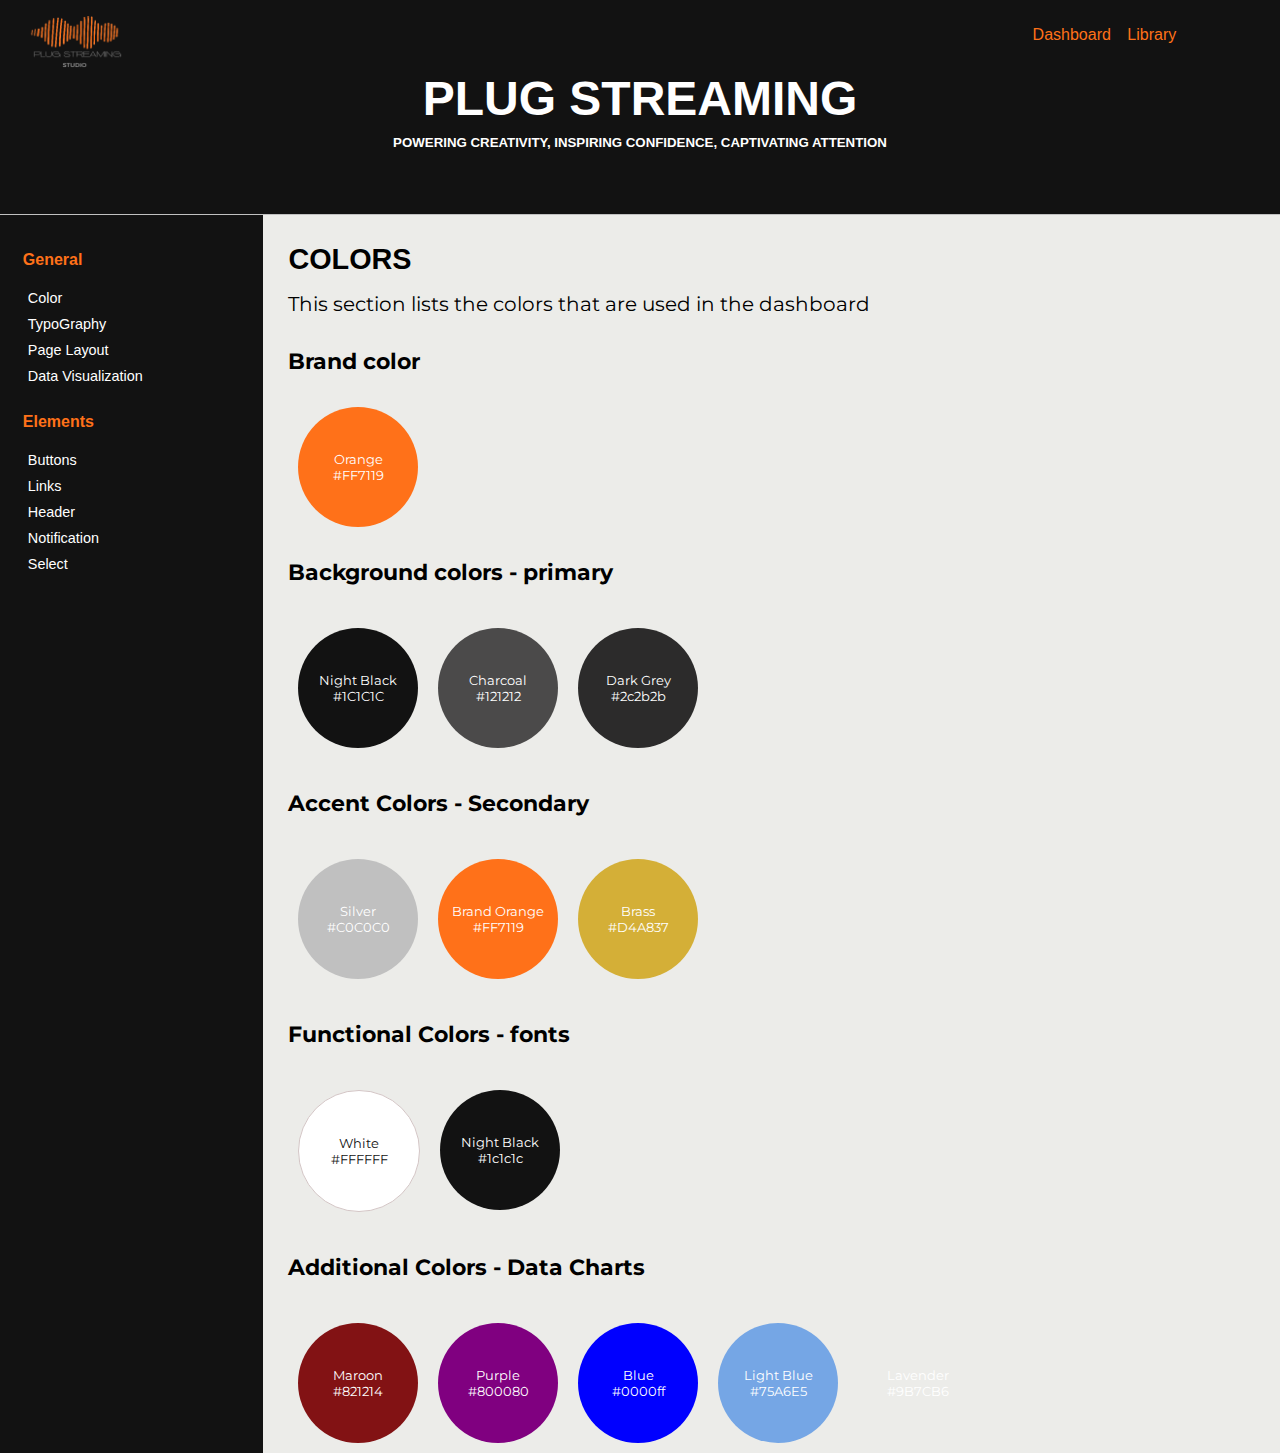
<file: index.html>
<!DOCTYPE html>
<html lang="en">

<head>
  <meta charset="UTF-8" />
  <meta http-equiv="X-UA-Compatible" content="IE=edge" />
  <meta name="viewport" content="width=device-width, initial-scale=1.0" />
  <link rel="stylesheet" href="styles.css" />

  <!-- Google fonts -->
  <link rel="preconnect" href="https://fonts.googleapis.com" />
  <link rel="preconnect" href="https://fonts.gstatic.com" crossorigin />
  <link href="https://fonts.googleapis.com/css2?family=Syncopate&family=Syne&display=swap" rel="stylesheet" />

  <link rel="preconnect" href="https://fonts.googleapis.com">
  <link rel="preconnect" href="https://fonts.gstatic.com" crossorigin>
  <link
    href="https://fonts.googleapis.com/css2?family=Montserrat:wght@400;700&family=Noto+Serif:wght@400;700&display=swap"
    rel="stylesheet">
  <link href="https://cdnjs.cloudflare.com/ajax/libs/font-awesome/4.7.0/css/font-awesome.min.css">
  <!-- Script -->
  <script src="index.js" defer></script>


  <title>Plug Streaming Pattern Library</title>
</head>

<body>

  <nav class="main-nav">
    <img class="logoImg" src="./images/PlugStreaming_small.png" />
    <div class="mainLinks">
      <a href="dashboard.html">Dashboard</a>
      <a href="index.html">Library</a>
    </div>
    <div class="mainIcons">
      <a href="dashboard.html"><img src="images/dashboard-reversed.png" alt="dashboard icon" width="24px" style="border-radius: 2px;"></a>
      <a href="index.html"><img src="images/library-reversed.png" alt="library icon" width="20px" height="20px" style="border-radius: 2px;"></a>
    </div>

    </div>
  </nav>


  <section class="banner-container">
    <!-- Title -->
    <div class="headers-container">
      <h1>Plug Streaming</h1>
      <h5>
        Powering Creativity, Inspiring Confidence, Captivating Attention
      </h5>
    </div>
  </section>
  
  <!-- Content -->
  <main class="main-container">
    <img class="hamburger" id="hamburger-links" src="images/hamburgerOrange-librarybg.png" alt="" onclick="toggleHamburgerFunction()">
    <!-- Content list -->
      <div class="content-left" >
        <ul class="category-list">
          <li class="category-title">
            <h4>General</h4>
          </li>
          <li class="category" onclick="openPage('color')">Color</li>
          <li class="category" onclick="openPage('typography')">TypoGraphy</li>
          <li class="category" onclick="openPage('pagelayout')">Page Layout</li>
          <li class="category" onclick="openPage('dataVisualization')">
            Data Visualization
          </li>
          <li class="category-title">
            <h4>Elements</h4>
          </li>
          <li class="category" onclick="openPage('button')">Buttons</li>
          <li class="category" onclick="openPage('link')">Links</li>
          <li class="category" onclick="openPage('header')">Header</li>
          <li class="category" onclick="openPage('notifications')">
            Notification
          </li>
          <!-- <li class="category" onclick="openPage('navigation')">Navigation</li> -->
          <li class="category" onclick="openPage('select')">Select</li>
        </ul>
      </div>
    </div>

    <!-- Content -->
    <div class="content-right">
    <!-- Color Start -->
    <div id="color" class="contentContainer active">
            <h1 class="contentTitle">colors</h2>
            <!-- Please write your code below this line -->

            <p class="page-description">This section lists the colors that are used in the dashboard</p>
            <h3>Brand color</h3>
            <span class="colorCircle orange">
              <p>
                Orange <br />
                #FF7119
              </p>
            </span>

            <h3>Background colors - primary</h3>
            <div class="funcColorContainer">
              <span class="colorCircle nightBlack">
                <p>
                  Night Black <br />
                  #1C1C1C
                </p>
              </span>
             
              <span class="colorCircle charcoal">
                <p>
                  Charcoal <br />
                  #121212
                </p>
              </span>
              <span class="colorCircle darkGrey">
                <p>
                  Dark Grey <br />
                  #2c2b2b
                </p>
              </span>
            
            </div>

            <h3>Accent Colors - Secondary</h3>
            <div class="funcColorContainer">
              <span class="colorCircle silver">
                <p>
                  Silver <br />
                  #C0C0C0
                </p>
              </span>
              <span class="colorCircle orange">
                <p>
                  Brand Orange<br />
                  #FF7119
                </p>
              </span>
              <span class="colorCircle brass">
                <p>
                  Brass <br />
                  #D4A837
                </p>
              </span>
            </div>
  
         
              <h3>Functional Colors - fonts</h3>
            <div class="funcColorContainer">
              <span class="colorCircle darkWhite">
                <p>
                  White <br />
                  #FFFFFF
                </p>
              </span>
              <span class="colorCircle nightBlack">
                <p>
                  Night Black <br />
                  #1c1c1c
                </p>
              </span>
            </div>
         
  
          <h3>Additional Colors - Data Charts</h3>
          <div class="funcColorContainer">
            <span class="colorCircle maroon">
              <p>
                Maroon <br />
                #821214
              </p>
            </span>

            <span class="colorCircle purple">
              <p>
                Purple<br />
                #800080
              </p>
            </span>
            <span class="colorCircle blue">
              <p>
                Blue <br />
                #0000ff
              </p>
            </span>
            <span class="colorCircle lightBlue">
              <p>
                Light Blue <br />
                #75A6E5
              </p>
            </span>
            <span class="colorCircle lavendar">
              <p>
                Lavender<br />
                #9B7CB6
              </p>
            </span>
          </div>

      </div>
      <!-- Color End -->


      <!-- Typography Start -->
      <div id="typography" class="contentContainer">
        <h1 class="contentTitle">Typography</h1>
        <!-- Please write your code after this line -->
        <div class="type-container">
          <p class="page-description">
            This section describes the fonts that we use in our dashboard,
            different typography elements, their sizing and styling.
          </p>
          <h3>Font Family</h3>
          <div class="font-family-container">
            <div class="font-family">
             <span id="syncopate-text">Syncopate</span>
            </br>
             <span id="montserrat-text">Montserrat</span>
            </br>
             <span id="noto-text">Noto</span>
              <span id="desc-text"></span>
            </div>
            <div class="font-family-description">
              <p class="paragraph">
                In our dashboard we use 3 Fonts - Syncopate, Montserrat and Noto. The
                first one, being more stylish is used in headings and titles. For content and for readability, we use Montserrat which is very similar to title type. For data representation and charts, we use Noto, a serif font that pairs well with Montserrat.
              </p>
            </div>
          </div>
          <h3>Type Scale</h3>
          <p class="paragraph page-description">
            Below are presented type scales for all the headings and paragraphs
            that we use in the dashboard. All headings are used in order to
            highlight their sections, going from the highest importance to the
            lowest.
          </p>
          <!-- Here is gonna be type scale -->
          <div class="typescale-container">
            <div class="typescale-item">
              <div class="typescale-size">
                <h1 id="heading-one">Heading One</h1>
              </div>
              <div class="typescale-type">
                
                <p class="paragraph">48px, Syncopate, Bold, Uppercase.</p>
                <p class="paragraph">Used for banner heading</p>
              </div>
            </div>
            <div class="typescale-item">
              <div class="typescale-size">
                <h2 id="heading-two">Heading Two</h2>
                
              </div>
              <div class="typescale-type">
                <p class="paragraph">28px, Syncopate, Bold, Uppercase.</p>
                <p class="paragraph">Used for page headings</p>
              </div>
            </div>
            <div class="typescale-item">
              <div class="typescale-size">
                <h3 id="heading-three">Heading Three</h3>
                
              </div>
              <div class="typescale-type">
                <p class="paragraph">16px, Syncopate, Normal, Uppercase.</p>
                <p class="paragraph">Used for page headings</p>
              </div>
            </div>
            <div class="typescale-item">
              <div class="typescale-size">
                <h4 id="heading-four">List Items</h4>
                
              </div>
              <div class="typescale-type">
                <p class="paragraph">14.4px, Syncopate, Normal, Lowercase.</p>
                <p class="paragraph">Used for side list titles</p>
              </div>
            </div>
            <div class="typescale-item">
              <div class="typescale-size">
                <p class="paragraph">Paragraph</p>
              </div>
              <div class="typescale-type">
                <p class="paragraph">15px, Montserrat, Normal.</p>
                <p class="paragraph">Used for content text</p>
              </div>
            </div>
            <div class="typescale-item">
              <div class="typescale-size">
                <p id="noto-text">Chart Description</p>
              </div>
              <div class="typescale-type">
                <p class="paragraph">16px, Noto, Normal.</p>
                <p class="paragraph">Used for chart content</p>
              </div>
            </div>
          </div>
          <h3>Special Characters</h3>
          <p class="paragraph page-description">
            Here is a list of special characters in fonts that we use.
          </p>
          <div class="special-chars">
            <div class="typescale-item">
              <div class="typescale-size">
                <p id="heading-three">0123456789!@#$%^&*(){}”:;,.?/></p>
              </div>
              <div class="typescale-type">
                <p class="paragraph">Syncopate</p>
              </div>
            </div>
            <div class="typescale-item">
              <div class="typescale-size">
                <p class="paragraph">0123456789!@#$%^&*(){}”:;,.?/></p>
              </div>
              <div class="typescale-type">
                <p class="paragraph">Montserrat</p>
              </div>
            </div>
            <div class="typescale-item">
              <div class="typescale-size">
                <p id="noto-text">0123456789!@#$%^&*(){}”:;,.?/></p>
              </div>
              <div class="typescale-type">
                <p class="paragraph">Noto</p>
              </div>
            </div>
          </div>
        </div>
      </div>
       
    <!--Typography end--> 

      <!-- Pagelayout Start -->
      <div id="pagelayout" class="contentContainer">
        <h1 class="contentTitle">page layout</h1>
         <!-- Please write your code below this line -->
          <div class="layout-page">
            <p class="page-description">This section describes the layouts for the dashboard.</p>
            <section class="layout-desktop">
              <h3>Desktop Layout</h3>
              <p class="paragraph">The dashboard will have a top bar with main navigation section, logo and company banner. On the left side we will have the dashboard navigation bar. The right side will contain the dashboard's content with data charts.</p>
                <div class="img-container">
                  <img class="img-desktop" src="images/dashboard-layout.png" alt="">
                  <img class="img-code"src="images/dashboard-layout-code.png" alt="dashboard layout code">
                </div>
            </section>
            <section class="layout-mobile">
              <h3>Mobile Layout</h3>
              <p class="paragraph">In mobile view the page will have a top bar containing logo and a hamburger icon. The drop down menu will open upon clicking on hamburger sign.</p>
                <div class="img-container">
                  <img class="img-desktop" src="images/mobile-layout.png" alt="mobile layout image">
                  <img class="img-code" src="images/mobile-layout-code.png" alt="mobile layout code image">
                </div>
            </section>
            <section class="layout-breakpoints">
              <h3>Grid Break Points</h3>
              <p class="paragraph">The dashboard will have 2 main break points for responsive display. 400px for mobile devices and 800px for tablets.</p>
              
              <div class="img-container">
                  <img class="img-desktop" src="images/mediaQuery.png" alt="responsive break point code">

                </div>
            </section>
          </div>
      </div>
      <!-- Pagelayout End -->

      <!-- Data Visualization Start -->
      <div id="dataVisualization" class="contentContainer">
        <h1 class="contentTitle">Data Visualization</h1>
         <!-- Please write your code below this line -->

         <div class="dataVisualization-page">
          <p class="page-description">This section illustrates different type of charts and graphs we use in our dashboard.</p>

          <h2>Bar Charts</h2>
          <p class="paragraph">We will utilize two types of Bar Charts in the dashboard. Normal and group bar Horizontal. The font used will be Noto as described in the font section of the library.</p>

          <h3>Normal Bar Chart</h3>
          <p class="paragraph">This bar chart displays different metrics that compare values in resect of each other or over time. </p>
          <img class="barChart-image" src="images/barchart-gold.png" alt="bar chart">
          <h3>Horizontal Group Bar Chart</h3>
          <p class="paragraph">This Bar chart is a multiple value chart that is similar to normal bar chart, but in horizontal format going left to right, illustrating comparison for multiple data values.</p>
          <img class="barChart-image" src="images/top5QIncome.png" alt="" >


          <h2>Line Graphs</h2>
         <p class="paragraph">For the dashboard, we will be using Normal Line Graphs for data comparison.</p>
         <img src="images/lineChart.png" alt="line chart image" class="barChart-image">

         <h2>Scatter Plot</h2>
         <p class="paragraph">The dashboard will utilize Scatter plot to illustrate general trends or relationship between variables. </p>
         <img src="images/likesToSub.png" alt="scatter plot chart image" class="barChart-image">

         <h2>Circular Charts</h2>
         <p>The dashboard will utilize Pie Chart and Donut chart to represent visualized representation of data for distribution of total amount of a category between multiple variables. </p>
          <h3>Pie Charts</h3>
         <p class="paragraph">The pie chart will be utilized to visualize percentage or amount distribution of a category. </p>
         <img src="images/piechart.png" alt="pie chart image" class="barChart-image">

         <h3>Donut Charts</h3>
         <p class="paragraph">The Donut Chart is same as pie chart, but with a slightly different visual style.</p>
         <img src="images/donutChart.png" alt="donut chart image" class="barChart-image">

         <h2>Single Value Charts</h2>
         <p class="paragraph">The dashboard will utilize single value charts to provide a quick glance reference to a key value.</p>
         <div class="singleChart-container">
          <img src="images/mostYT.png" alt="most Youtubers" class="barChart-image singleChart-image">
          <img src="images/MostSub.png" alt="most subs" class="barChart-image singleChart-image">
         </div>
         </div>
     </div>
  <!-- Data Visualization End -->

         <!-- Button Start -->
         <div id="button" class="contentContainer">
          <h1 class="contentTitle">buttons</h1>
          <!-- Please write your code below this line -->
          <button class="buttons" type="button" style="color:white; background-color: orange;
              font-size: 20px; padding: 15px 32px;
              border: none; border-radius: 8px;">
            <span>Button #1</span></button>
          <br>
          <button class="buttons" type="button" style="color:white; background-color: black;
              font-size: 20px; padding: 15px 32px;
              border: none; border-radius: 8px;">
            <span>Button #2</span></button>
          <br>
          <button class="buttons" type="button" style="color:white; background-color: silver;
              font-size: 20px; padding: 15px 32px;
              border: none; border-radius: 8px;">
            <span>Button #3</span></button>
          <br>
          <button class="buttons" buttons type="button" style="color:black; background-color: white;
              font-size: 20px; padding: 15px 32px;
              border: none; border-radius: 8px;">
            <span>Button #4</span></button>
          <br>
          <br>
          <img src="images/ButtonCode.png" alt="Button Code" style="width: 50%;">
        </div>
        <!-- Button End -->

      <!-- Links Start -->
      <div id="link" class="contentContainer">
        <h1 class="contentTitle">Links</h1>
        <!-- Please write your code below this line -->
    
          <a href="https://google.com"
            style="color: darkorange;
            font-size: 24px;">
          Click here to learn more.</a>
          <br>
          <a href="https://google.com"
            style="color: darkblue;
            font-size: 24px;">
          Click here to learn more.</a>
          <br>
          <button type="button" href="https://google.com"
            style="color: white; background-color: purple;
            font-size: 30px;
            border: none; border-radius: 8px;">
          Click here to learn more.</button>
          <br>
          <br>
          <img src="images/LinksCode.png" alt="Button Code"
            style="width: 50%;">
        </div>
      

      <!-- Links End -->

  <!-- header Start -->
      <div id="header" class="contentContainer">
        <h1 class="contentTitle">Header</h1>
         <!-- Please write your code below this line -->
         <header style="background-color: #1C1C1C; 
         color: #fff; 
         padding: 20px 0; 
         text-align: center; 
         font-family: 'Syncopate', sans-serif;">
<nav>
 <ul style="list-style: none; 
             padding: 0;">
     <li style="display: inline; 
                 margin: 0 10px;">
         <a href="#" style="text-decoration: none; 
                             color: #fff; 
                             font-family: 'Syncopate', sans-serif; 
                             transition: color 0.3s;" 
             onmouseover="this.style.color='#FF7119';" 
             onmouseout="this.style.color='#fff';">Home</a>
     </li>
     <li style="display: inline; 
                 margin: 0 10px;">
         <a href="#" style="text-decoration: none; 
                             color: #fff; 
                             font-family: 'Syncopate', sans-serif; 
                             transition: color 0.3s;" 
             onmouseover="this.style.color='#FF7119';" 
             onmouseout="this.style.color='#fff';">About</a>
     </li>
     <li style="display: inline; 
                 margin: 0 10px;">
         <a href="#" style="text-decoration: none; 
                             color: #fff; 
                             font-family: 'Syncopate', sans-serif; 
                             transition: color 0.3s;" 
             onmouseover="this.style.color='#FF7119';" 
             onmouseout="this.style.color='#fff';">Services</a>
     </li>
     <li style="display: inline; 
                 margin: 0 10px;">
         <a href="#" style="text-decoration: none; 
                             color: #fff; 
                             font-family: 'Syncopate', sans-serif; 
                             transition: color 0.3s;" 
             onmouseover="this.style.color='#FF7119';" 
             onmouseout="this.style.color='#fff';">Contact</a>
     </li>
 </ul>
</nav>
</header>


<br><br><br><br>
<div style="background-color: #2d2525; 
     border: 1px solid #ccc; 
     max-width: 600px; 
     max-height: 300px; 
     overflow-x: auto; 
     font-family: 'Courier New', monospace; 
     font-size: 12px;">
<pre>
 <code style="color: white;">
     &lt;header style="background-color: #1C1C1C; 
     color: #fff; 
     padding: 20px 0; 
     text-align: center; 
     font-family: 'Syncopate', sans-serif;"&gt;
     &lt;nav&gt;
     &lt;ul style="list-style: none; 
             padding: 0;"&gt;
     &lt;li style="display: inline; 
             margin: 0 10px;"&gt;
         &lt;a href="#" style="text-decoration: none; 
                             color: #fff; 
                             font-family: 'Syncopate', sans-serif; 
                             transition: color 0.3s;" 
             onmouseover="this.style.color='#FF7119';" 
             onmouseout="this.style.color='#fff';"&gt;Home&lt;/a&gt;
     </li>
     <li style="display: inline; 
             margin: 0 10px;">
         <a href="#" style="text-decoration: none; 
                             color: #fff; 
                             font-family: 'Syncopate', sans-serif; 
                             transition: color 0.3s;" 
             onmouseover="this.style.color='#FF7119';" 
             onmouseout="this.style.color='#fff';">About</a>
     </li>
     <li style="display: inline; 
             margin: 0 10px;">
         <a href="#" style="text-decoration: none; 
                             color: #fff; 
                             font-family: 'Syncopate', sans-serif; 
                             transition: color 0.3s;" 
             onmouseover="this.style.color='#FF7119';" 
             onmouseout="this.style.color='#fff';">Services</a>
     </li>
     <li style="display: inline; 
             margin: 0 10px;">
         <a href="#" style="text-decoration: none; 
                             color: #fff; 
                             font-family: 'Syncopate', sans-serif; 
                             transition: color 0.3s;" 
             onmouseover="this.style.color='#FF7119';" 
             onmouseout="this.style.color='#fff';">Contact</a>
     </li>
 </ul>
</nav>
</header>
</code>
</pre>
</div>


        </div>
    <!-- header end -->

       <!--Notification badge-->
       <div class="contentContainer" id="notifications">
        <h2 class="contentTitle">Notification</h2>
        <!-- Please write your code below this line -->

        <div class="noti-container">
          <p class="paragraph" style="margin-bottom: 1%;">Move the mouse over a button inside to read the notifications:</p>
          <div class="notifications">
            <button class="notiLinks" onmouseover="openNoti(event, 'News')">News</button>
            <button class="notiLinks" onmouseover="openNoti(event, 'Messages')">Messages</button>
            <button class="notiLinks" onmouseover="openNoti(event, 'Emails')">Emails<i
                class="fa fa-fw fa-envelope"></i></button>
          </div>
          <div id="News" class="notiType">
            <h3>News 1</h3>
            <p>Alex has changed the icon.</p>
            <h3>News 2</h3>
            <p>Lee changed the theme color.</p>
          </div>
          <div id="Messages" class="notiType">
            <h3>Messages 1</h3>
            <p>The brand guideline 2.0 is updated.</p>
            <h3>Messages 2</h3>
            <p>The color need to add more to the palette.</p>
          </div>
          <div id="Emails" class="notiType">
            <h3>Emails</h3>
            <p>You got 3 new emails.</p>
          </div>
          <div class="clearfix"></div>
          <div class="notiExplain">
            <h3>Notification Layout</h3>
            <img src="images/notiLayout.png">
          </div>
        </div>
      
      </div>

  <!-- notification end -->

  <!-- navigation start -->
  <div class="contentContainer" id="navigation">
    <h2 class="contentTitle">Navigation</h2>

    <div>
      <li class="navagator" onclick="openPage('color')">Color</li>
      <li class="navagator" onclick="openPage('typography')">TypoGraphy</li>
      <li class="navagator" onclick="openPage('pagelayout')">Page Layout</li>
      <li class="navagator" onclick="openPage('dataVisualization')">Data Visualization</li>
      <li class="navagator" onclick="openPage('button')">Buttons</li>
      <li class="navagator" onclick="openPage('form')">Form</li>
      <li class="navagator" onclick="openPage('notifications')">Notification</li>
      <li class="navagator" onclick="openPage('navigation')">Navigation</li>

      <div>
        <h3>Navigation Layout</h3>
        <img src="images/nav.png">
      </div>
    </div>
  </div>

  <!-- navigation end -->



  

  <!-- Select Start -->
  <div id="select" class="contentContainer">
    <h1 class="contentTitle">Select Dropdown</h1>
    <div class="select-page">
      <p class="page-description">This section describes the usage of select boxes for user input prompts in the dashboard.</p>
      <p class="paragraph">The Dashboard will utilize select element for user input.
      <br>
      The select drop down will have a title to provide instruction for choosing an option in subject category. <br>
    The select box size will be based on the values provided in the dropdown.</p>
      <div class="select-container">
        <div class="select">
          <h5>Select Country:</h5>
          <select name="select" id="select" class="select-dropdown">
            <option value="option1">value</option>
            <option value="option2">op2</option>
            <option value="option3">op3</option>
            <option value="option4">op4</option>
            <option value="option5">op5</option>
            <option value="option6">op6</option>
          </select>
        </div>
      
        <div class="select">
          <h5>Select Category:</h5>
          <select name="select" id="select" class="select-dropdown">
            <option value="option1">Long value options</option>
            <option value="option2">option 1</option>
            <option value="option3">option 2</option>
            <option value="option4">option 3</option>
            <option value="option5">option 4</option>
            <option value="option6">option 5</option>
          </select>
        </div>
        <img src="images/select.png" alt="select code" class="img-code">
      </div>
    </div>

  <!-- Select end  -->

  </main>
  </body>
</body>

</html>
</file>
<file: styles.css>
:root {
    /* Brand color */
    --brand-color: #FF7119;

    /* secondary colors */
    --sec-gold: #da9100;
    --sec-silver: #c0c0c0;
    --sec-brass: #D4Af37;
  
  
    /* background colors for dashboard */
    --bg-sides: #121212;
    --bg-main: #4B4A4A;
    --bg-main: #4B4A4A;
    --bg-chart: #2c2b2b;

    /* chart elements colors */
    --chart-color1: #75A6e5;
    --chart-color2: #9b7cb6;
    --chart-color3: blue;
    --chart-color4: purple;
    --chart-color5: maroon;



    --bg-library: #ecece9;
    --font-family-headers: 'Syncopate', sans-serif;  
    --font-family-content: 'Montserrat', sans-serif;
    --font-family-chart: 'noto', serif;
  
  
    /* Feedback colors */
    --pastel-orange: #f0944d;
    --pastel-green: #c8e1cc;
    --pastel-yellow: #fdfd96;

    /* text-Colors */
    --font-on-dark: #ffffff;
    --font-on-light: #121212;
  }

  * {
    margin: 0;
    padding: 0;
  }
  
  body {
    box-sizing: border-box;
    padding: 0;
    margin: 0;
    text-align: center;
    background-color: var(--bg-library);
    width: 100vw;
  }

  
  /* LIBRARY STYLES */
  /* banner */

  .main-nav {
    background-color: var(--bg-sides);
    display: flex;
    align-items: center;
    font-family: var(--font-family-headers);
  }
  
  .main-nav {
    color: var(--brand-color);
    text-decoration: none;
    padding: 0 2%;
  
    
  }

  .main-nav > div {
    width: 300px;
  }

 .main-nav a {
  color: var(--brand-color);
  text-decoration: none;
  padding: 2%;
  
 }

 .main-nav .mainIcons {
  display: none;
 }

  .main-nav a:hover {
    text-shadow: 0 0 10px var(--font-on-dark);
    cursor: pointer;
  }
  
  .main-nav div {
    margin-left: auto;
    
  }

  .logoImg {
    width: 100px;
    padding-top: 1%;
  }


  .banner-container {
    display: flex;
    width: 100%;
    background-color: var(--bg-sides);
    color: var(--font-on-dark);
    text-transform: uppercase;
    justify-content: center;
    margin: 0;
    padding: 0;
    padding-bottom: 5%;
    font-family: var(--font-family-headers);
  }
  
 .headers-container h1 {
    font-size: 3rem;
    padding: 0;
    padding-bottom: 2%;
    margin: 0;
  
 }
  
  /* Section - content */
  /* Categories */
  
  .main-container {
    display: flex;
    width: 100%;
    border-top: 1px solid var(--sec-silver);
  }

  .hamburger {
    width: 32px;
    height: auto;
    position: fixed;
    right: 0;
    display: none;
  }

  .hamburger:hover {
    cursor: pointer;

  }
  
  .content-left {
   max-width: 300px;
    min-width: 250px;
    background-color: var(--bg-sides);
    color: var(--font-on-dark);
    padding-left: 1%;
    min-height: 100vh;
    font-family: var(--font-family-headers);
    padding-top: 0.7rem;
  }
  
  .category-list {
    list-style: none;
    text-align: start;
    padding: 0 10px;
  }
  
  .category-title {
    color: var(--brand-color);
    margin-top: 1.5rem;
    margin-bottom: 1rem;
  }
  
  .category {
    font-size: 0.9rem;
    padding: 5px;
    text-wrap: wrap;
  }

  .category:hover {
    text-shadow: 0 0 5px var(--font-on-dark);
    cursor: pointer;
}
  
  
  /* Content */
  .content-right {
    width: 100%;
    text-align: start;
    padding: 0 2%
  }
  
  .contentContainer {
    display: none;
    padding-top: 1.7rem;
  }



  .contentContainer h3 {
    font-family: var(--font-family-content);
    font-size: 22px;
    margin: 2rem auto;
  }
  
  .active {
    display: block;
  }
  
  .contentTitle {
    text-transform: uppercase;
    font-size: 1.8rem;
    font-family: var(--font-family-headers);
    margin-bottom: 1rem;

  }
  
  /* Content -  Color */
  #color h2 {
    text-transform: uppercase;
    font-weight: 300;
    font-family: var(--font-family-content);
  }
  
  .colorCircle {
    display: flex;
    justify-content: center;
    flex-direction: column;
    width: 120px;
    height: 120px;
    font-family: var(--font-family-content);
    border-radius: 50%;
    text-align: center;
    margin: 10px;
  }
  
  .colorCircle p {
    margin: auto;
    color: white;
    font-size: 13px;
  }
  
  .funcColorContainer,
    .noteColorContainer {
    display: flex;
    flex-wrap: wrap;
  }
  
  .orange {
    background-color: var(--brand-color);
  }

  .silver {
    background-color: var(--sec-silver);
  }

  .gold {
    background-color: var(--sec-gold);
  }

  .brass {
    background-color: var(--sec-brass);
  }
  
  .darkGrey {
    background-color: var(--bg-chart);
  }

  .charcoal {
    background-color: var(--bg-main);
  }
  
  .darkWhite {
    background-color: white;
    border: 1px solid rgb(212, 198, 198)
}

.darkWhite p {
      color: var(--font-on-light)
  }

  .maroon {
    background-color: #821214
  }

  .purple {
    background-color: var(--chart-color4);
  }

  .blue {
    background-color: var(--chart-color3);
  }

  .lavender {
    background-color: var(--chart-color2);
  }

  .lightBlue {
    background-color: var(--chart-color1);
  }
  
  .nightBlack {
    background-color: var(--bg-sides);
  }
  
  .softOrange {
    background-color: var(--pastel-orange);
  }

  .pastelGreen {
    background-color: var(--pastel-green);
    border: 1px solid lightgreen
  }

  .pastelGreen p {
    color: var(--bg-sides)
  }

  .pastelYellow {
    background-color: var(--pastel-yellow);
  }

  .pastelYellow p {
    color: var(--bg-sides)
  }

  /* content - typography */

  #typography {
    width: 100%;
  }

  #typography .type-container {
    margin: 1rem auto;
  }


  #typography span {
    font-size: 1.1rem;
  }
  

  .paragraph {
    font-family: var(--font-family-content)
    ;
    font-size: 15px;
    padding: 0;
  }

   .page-description {
    font-family: var(--font-family-content);
    font-size: 20px;
    margin-bottom: 1.5rem;
   }

   .font-family-container {
    display: flex;
    gap: 20%;
    
  }


  
  #syncopate-text {
    font-family: var(--font-family-headers);
    font-weight: bold;
    font-size: 1.2rem;
  }

  #montserrat-text {
    font-family: var(--font-family-content);
    font-size: 1.2rem;
  }

  #noto-text {
    font-family: var(--font-family-chart);
    font-size: 16px;
  }
  
  .font-family-description {
    border-left: 1px solid var(--font-on-light);
    padding-left: 10%; 
  }

  .typescale-container {
    width: 100%
  }

  .typescale-size #heading-one{
    font-family: var(--font-family-headers);
    font-size: 48px;
    font-weight: bold;
    text-wrap: wrap;
    text-transform: uppercase;
    
  }

  .typescale-size #heading-two{
    font-family: var(--font-family-headers);
    font-size: 28px;
    font-weight: bold;
    text-transform: uppercase;
  }

  .typescale-size #heading-three{
    font-family: var(--font-family-headers);
    font-size: 16px;
    font-weight: bold;
    text-wrap: wrap;
  }

  .typescale-size #heading-four {
    font-family: var(--font-family-headers);
    font-size: 14.4px;
    text-wrap: wrap;
  }

  .typescale-item {
    display: grid;
    grid-template-columns: 1fr 1fr;
    align-items: center;
    gap: 5%;
    margin-bottom: 20px;
  }

  .typescale-size {
    width: 450px
  }
  .typescale-type {
    border-left: 1px solid var(--bg-chart);
    padding-left: 10%;
  }


  /* page layout section */
  .layout-page {
      width: 90%;

  }

  .layout-page p {
    width: 70%;
  }

  .img-container {
    display: flex;
    flex-wrap: wrap;
    gap: 5%;
    align-items: center;
    margin: 0 2%;
    padding: 2%;
  }

  .img-desktop, .img-code {
    margin: 3% 1% 1% 1%;
    box-shadow: -1px 0px 10px 10px rgba(74,76,76,0.54);
    max-width: 50%;
    min-width: 300px;
   
  }

  .img-code {
    width: 300px
  }

  /* Data Visualization*/
  .dataVisualization-page {
    width: 100%;
  }
  
  .dataVisualization-page h2 {
    font-family: var(--font-family-headers);
    font-size: 1.6rem;
    text-transform: uppercase;
    margin: 2% 0;
  }
  
  .dataVisualization-page h3 {
    margin: 2% 0 1% 0
  }
  .dataVisualization-page .paragraph {
    width: 70%;
  }

  
  .barChart-image {
    margin: 2%;
    max-width: 50%;
    min-width: 280px;
    width: 500px;
    height: auto;
    box-shadow: -1px 0px 10px 10px rgba(74,76,76,0.54);
  }


  .singleChart-container {
    display: flex;
    flex-wrap: wrap;
    gap: 2%;
    
  }

  .singleChart-image {
    width: 250px;
    max-width: 25%;
    min-width: 140px;
    margin-top: 6%;
    box-shadow: -1px 0px 10px 7px rgba(74,76,76,0.54);
  }

  /* buttons section */

  .buttons {
    border-radius: 4px;
    border: none;
    text-align: center;
    font-family: Montserrat;
    transition: all 0.5s;
    cursor: pointer;
    margin: 8px;
  }
  
  .buttons span {
    cursor: pointer;
    display: inline-block;
    position: relative;
    transition: 0.5s;
  }
  
  .buttons span:after {
    content: '\00bb';
    position: absolute;
    opacity: 0;
    top: 0;
    right: -20px;
    transition: 0.5s;
  }
  
  .buttons:hover span {
    padding-right: 25px;
  }
  
  .buttons:hover span:after {
    opacity: 1;
    right: 0;
  }

  
  
  /* Notification section */
  
  .not-container {
    padding: 0 2%;
  }

  
  .notifications {
    float: left;
    border: 1px solid #ccc;
    background-color: #f1f1f1;
    width: 30%;
    height: 300px;
  }

/* Style the buttons inside the tab */
.notifications button {
  display: block;
  background-color: inherit;
  color: black;
  padding: 22px 16px;
  width: 100%;
  border: none;
  outline: none;
  text-align: left;
  cursor: pointer;
  font-size: 17px;
  font-family: Montserrat;
}

/* Change background color of buttons on hover */
.notifications button:hover {
  background-color: #ddd;
}

/* Create an active/current "tab button" class */
.notifications button.active {
  background-color: #ccc;
}

/* Style the tab content */
.notiType {
  display: inline-block;
  padding: 0 12px ;
  border: 1px solid #ccc;
  width: 70%;
  border-left: none;
  height: 300px;
  display: none;
  font-family: Montserrat;
}

/* Clear floats after the tab */
.clearfix::after {
  content: "";
  clear: both;
  display: table;
}

@media screen and (max-width: 500px) {
  .contentContainer {

    zoom: 0.7;
  }
  
}

.contentContainer .navagator {
  padding: 10px;
  margin: 5px 0;
  text-decoration: none;
  color: #0e0d0d; /* Text color */
  font-weight: bold;
  transition: color 0.2s; /* Smooth color transition on hover */
  font-family: var(--font-family-headers);
  font-size: 0.8rem;
  /* Style when hovering over the link */
  cursor: pointer;
}

.contentContainer .navagator:hover {
  color: #007bff; /* Change text color on hover */
}
/* select drop down  */
.select-container {
  display: flex;
  align-items: center;
  gap: 5%;
  padding: 0 2%;
  flex-wrap: wrap;
}

.select-container img {
  height: 50%;
  width: auto;
  margin: 2%;
  max-width: 30vw;
  box-shadow: -1px 0px 10px 7px rgba(74,76,76,0.54);
}

.select{
   background-color: var(--bg-main);
   height: 300px;
   width: 150px;
   padding: 2%;
   box-shadow: -1px 0px 10px 7px rgba(74,76,76,0.54);
   margin: 2%;
   margin-top: 3%;
}

.select h5 {
  font-family: var(--font-family-content);
  /* font-weight: normal; */
  padding-bottom: 5px;
  color: var(--font-on-dark);
  
}

.select-dropdown {
  font-family: var(--font-family-content);
  height: 1.6rem;
  background-color: var(--font-on-dark);
  width: auto;
  outline: none;
  padding: 0 1px;
}

/* MOBILE VIEW */
@media only screen and (max-width: 400px) {
   .content-left {
    display: none;     
  }
  .main-container {
    width: 100vw;
  }
  .mainLinks  {
    display: none;
  }
  .main-nav .mainIcons {
    display: block;
    width: auto;
    text-wrap: nowrap;
    padding: 0 20px;
  }

  .logoImg {
    width: 70px;
  }

  .headers-container h1 {
    font-size: 1.5rem;
  }

  .headers-container h5 {
    font-size: 0.6rem;
  }

  .hamburger {
    display: block;
  }
  .mainLinks  {
    display: none;
  }

  .nav-hamburger {
    min-height: 50vh;
    min-width: 180px;
    max-width: 200px;
    display: block;
    background-color: var(--bg-sides);
    color: var(--font-on-dark);
    font-family: var(--font-family-headers);
    padding: 20px 0;
    zoom: 0.7;
    position: fixed;
    right: 0;
    top: 240px;
    border-radius: 8px;
    width: 80px;
    padding-top: 0;
  }

  .type-container {
    zoom: 0.5;
  }
}

/* TABLET VIEW */
@media only screen and (max-width: 800px) {
    .content-left {
    display: none;     
  }
  .main-container {
    width: 100vw;

  } 
  

  .main-nav .mainIcons {
    display: block;
    width: auto;
    text-wrap: nowrap;
    padding: 0 20px;
  }

  .logoImg {
    width: 70px;
  }
  
  .headers-container h1 {
    font-size: 1.5rem;
  }

  .headers-container h5 {
    font-size: 0.6rem;
  }
  
  .hamburger {
    display: block;
  }
  
  .mainLinks  {
    display: none;
  }

  .nav-hamburger {
    min-height: 50vh;
    min-width: 180px;
    max-width: 200px;
    display: block;
    background-color: var(--bg-sides);
    color: var(--font-on-dark);
    font-family: var(--font-family-headers);
    padding: 20px 0;
    zoom: 0.7;
    position: fixed;
    right: 0;
    top: 240px;
    border-radius: 8px;
    width: 80px;
    padding-top: 0;
  }
   .type-container {
    zoom: 0.8;
  }
  
}
</file>
